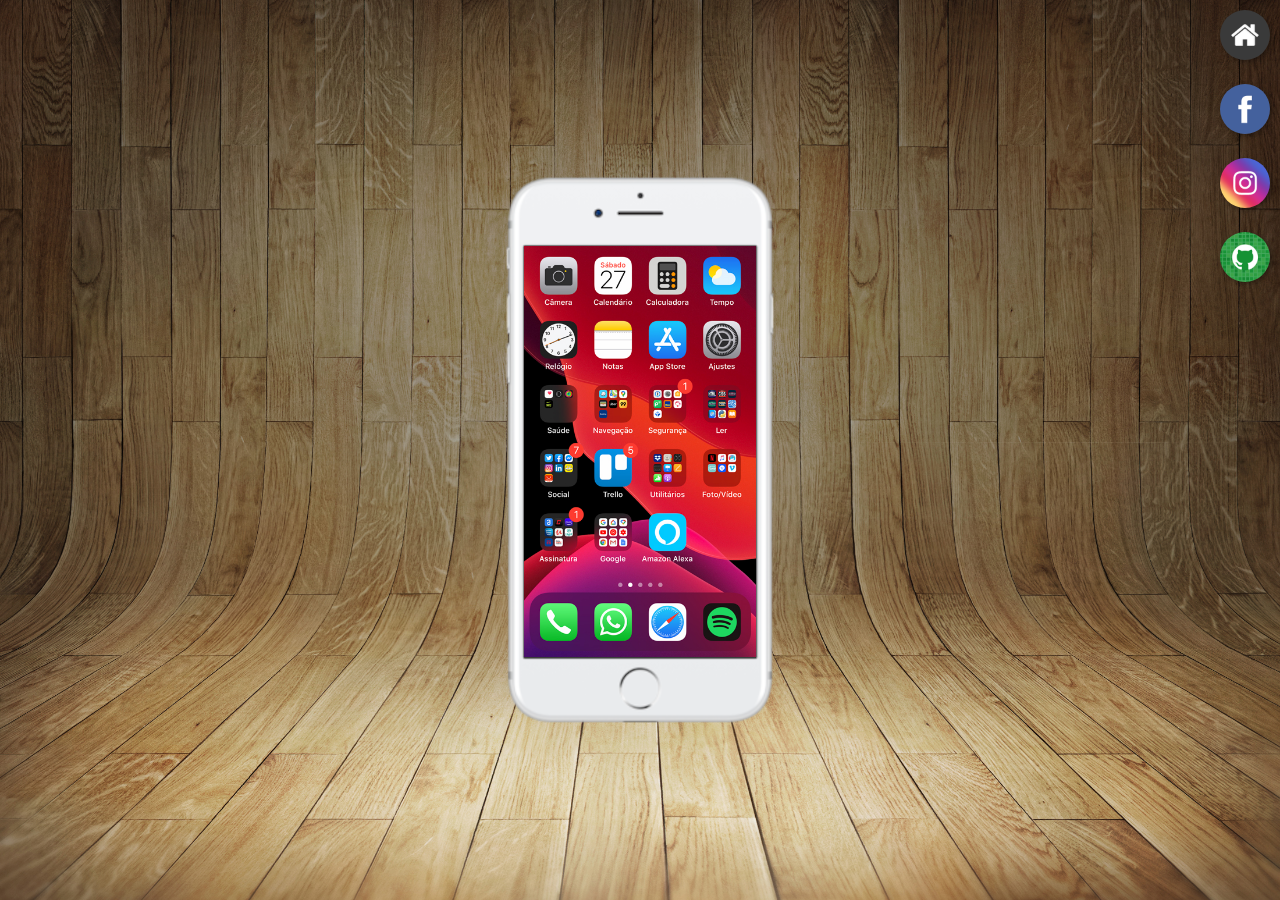
<file: index.html>
<!DOCTYPE html>
<html lang="pt-br">
<head>
    <meta charset="UTF-8">
    <meta name="viewport" content="width=device-width, initial-scale=1.0">
    <link rel="shortcut icon" href="favicon.ico" type="image/x-icon">
    <link rel="stylesheet" href="estilos/style.css">
    <title>Projeto Redes Sociais</title>
</head>
<body>
    <main>
        <section id="telefone">
            <iframe src="home.html" name="tela" id="tela" frameborder="0">
                Seu navegador não é compatível com isso
            </iframe>
        </section>
        <section id="redes-sociais">
            <a href="home.html" target="tela"><img src="imagens/logo-home.jpg" alt=""></a><br>
            <a href="facebook.html" target="tela"><img src="imagens/logo-facebook.jpg" alt=""></a><br>
            <a href="instagram.html" target="tela"><img src="imagens/logo-instagram.jpg" alt=""></a><br>
            <a href="github.html" target="tela"><img src="imagens/logo-github.jpg" alt=""></a>
        </section>
    </main>
</body>
</html>
</file>
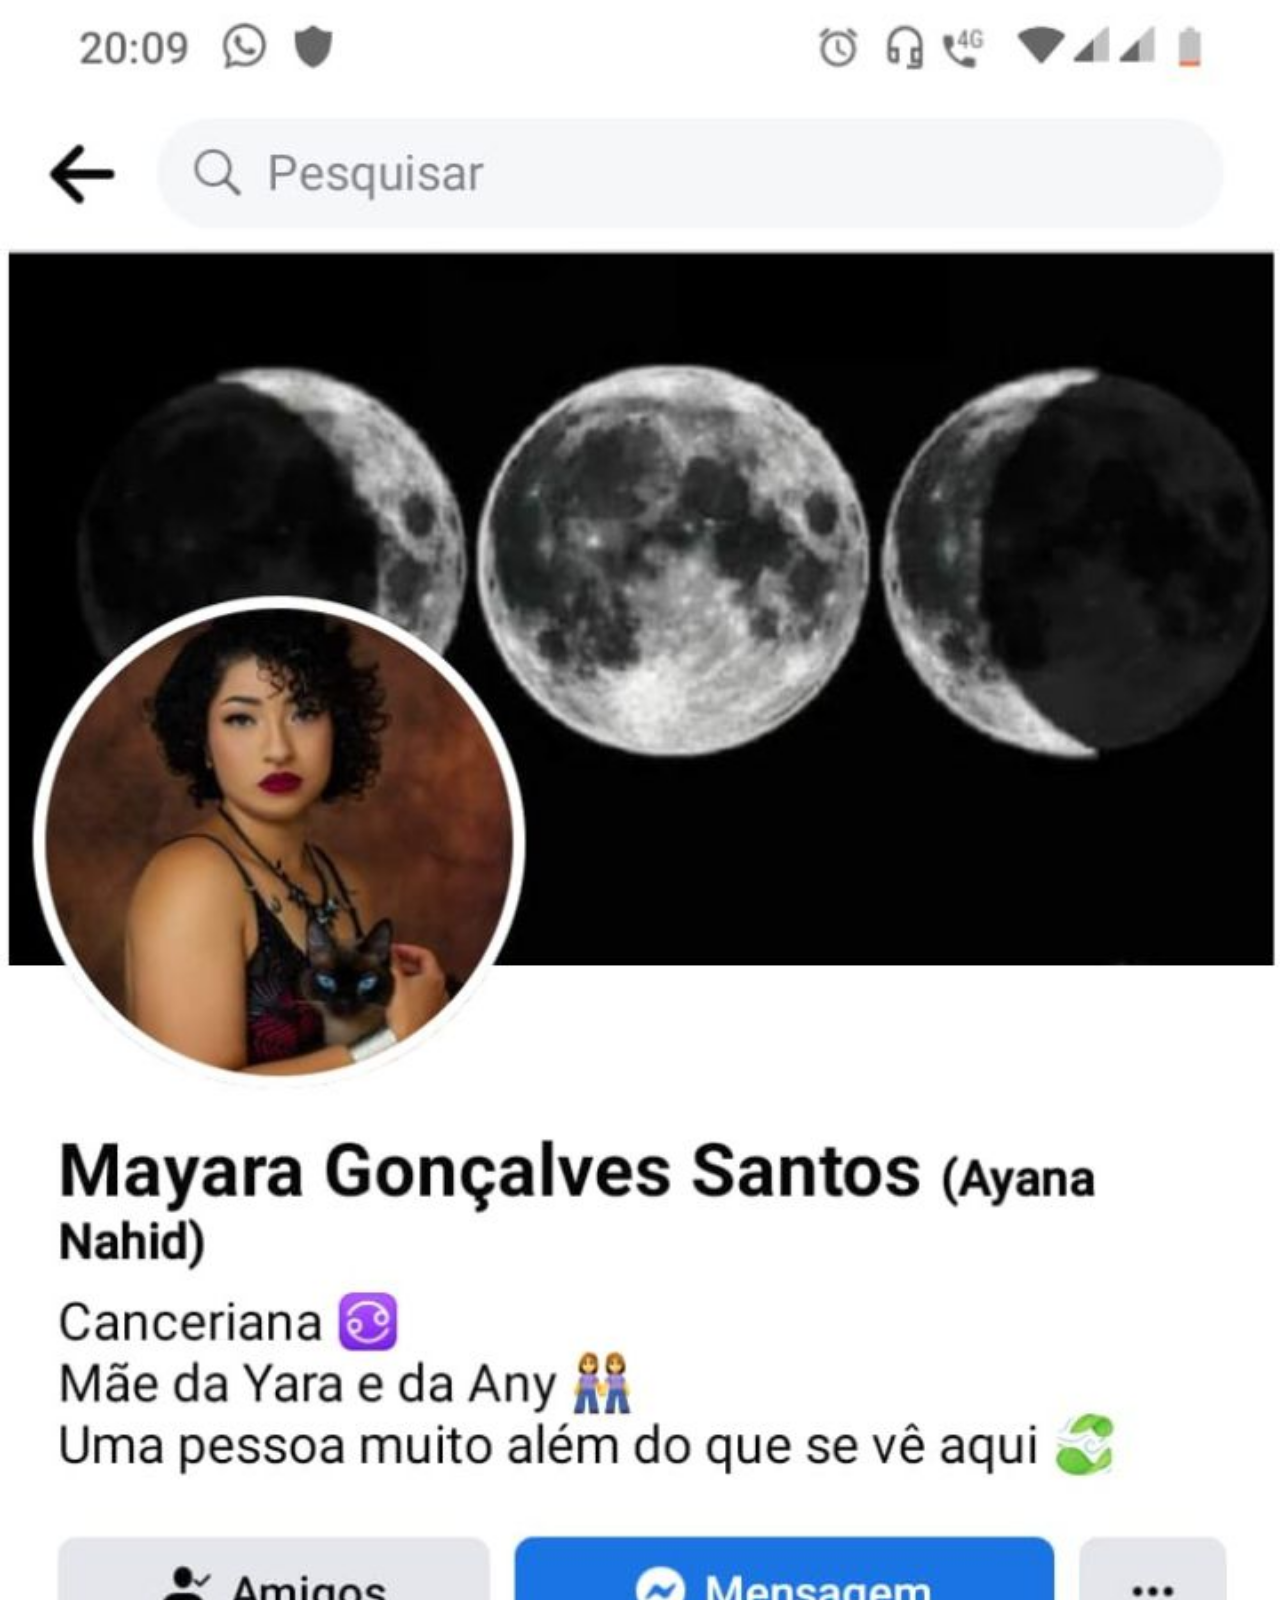
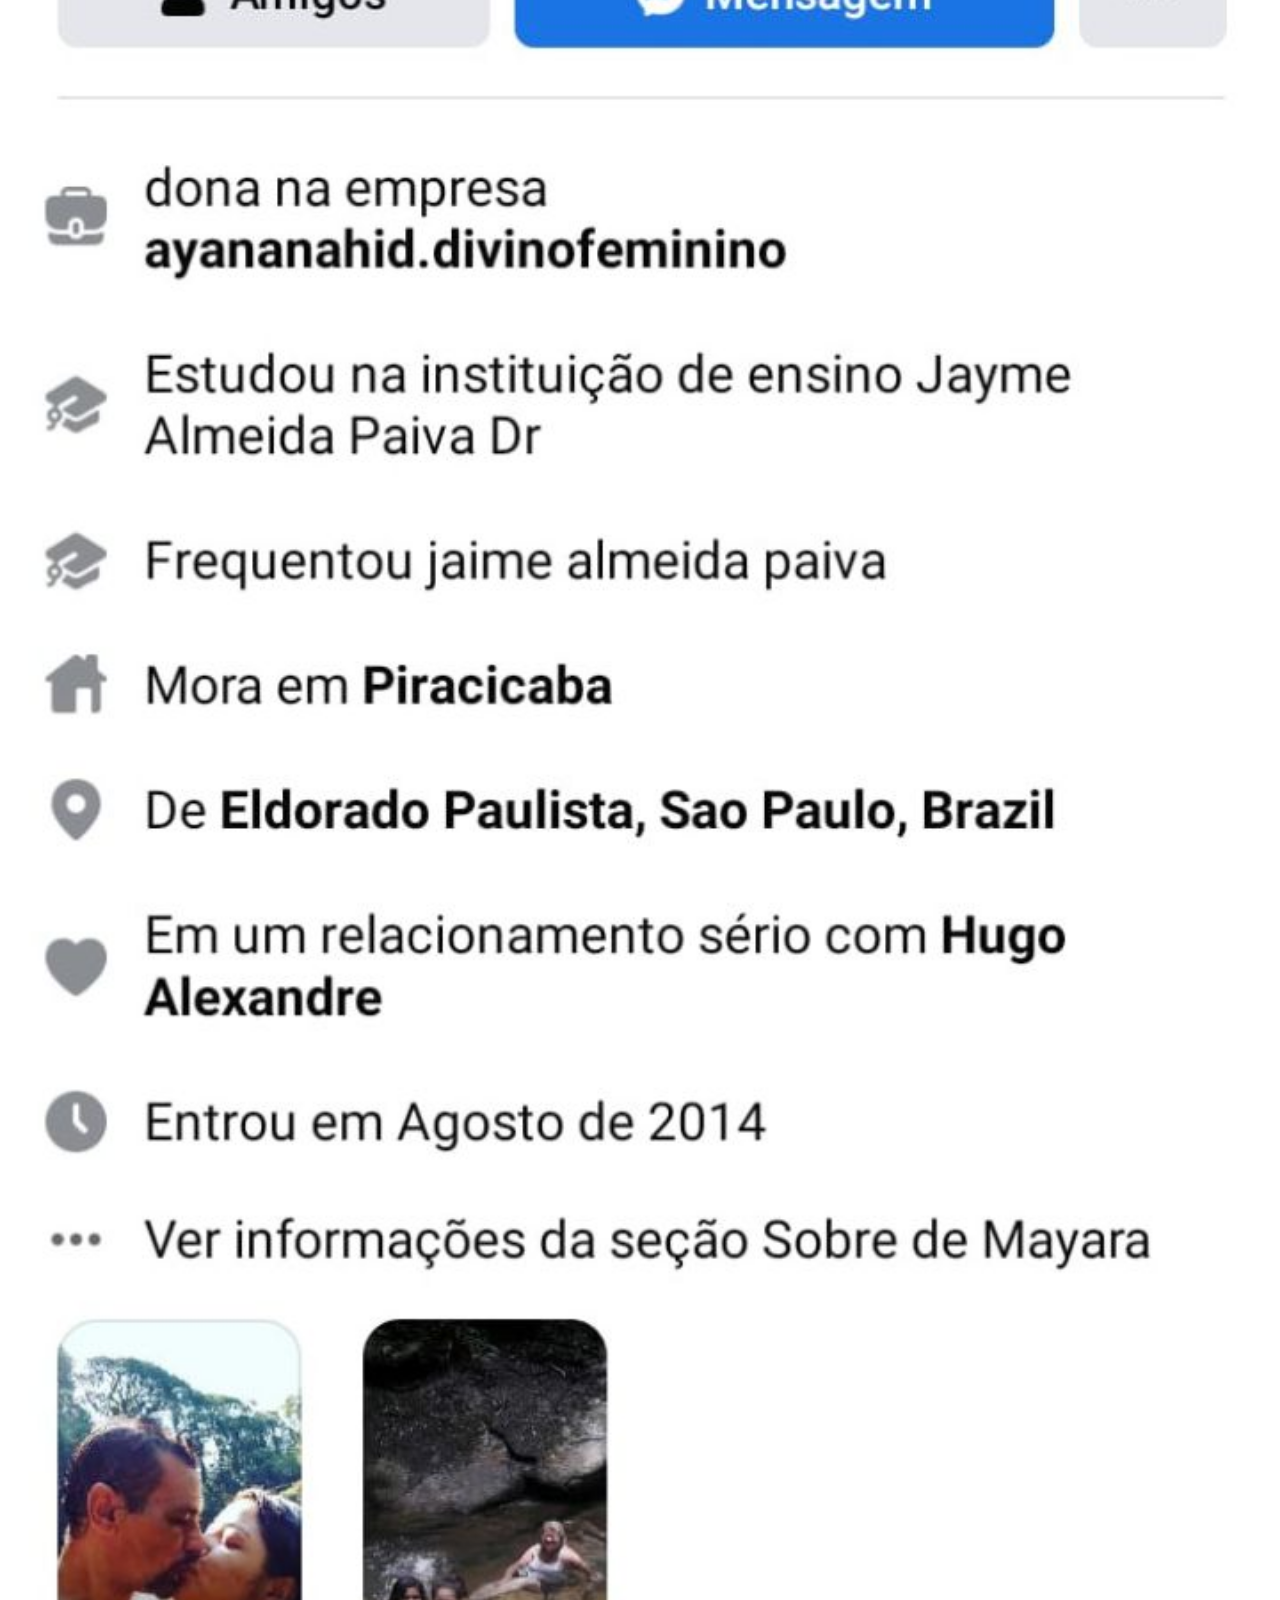
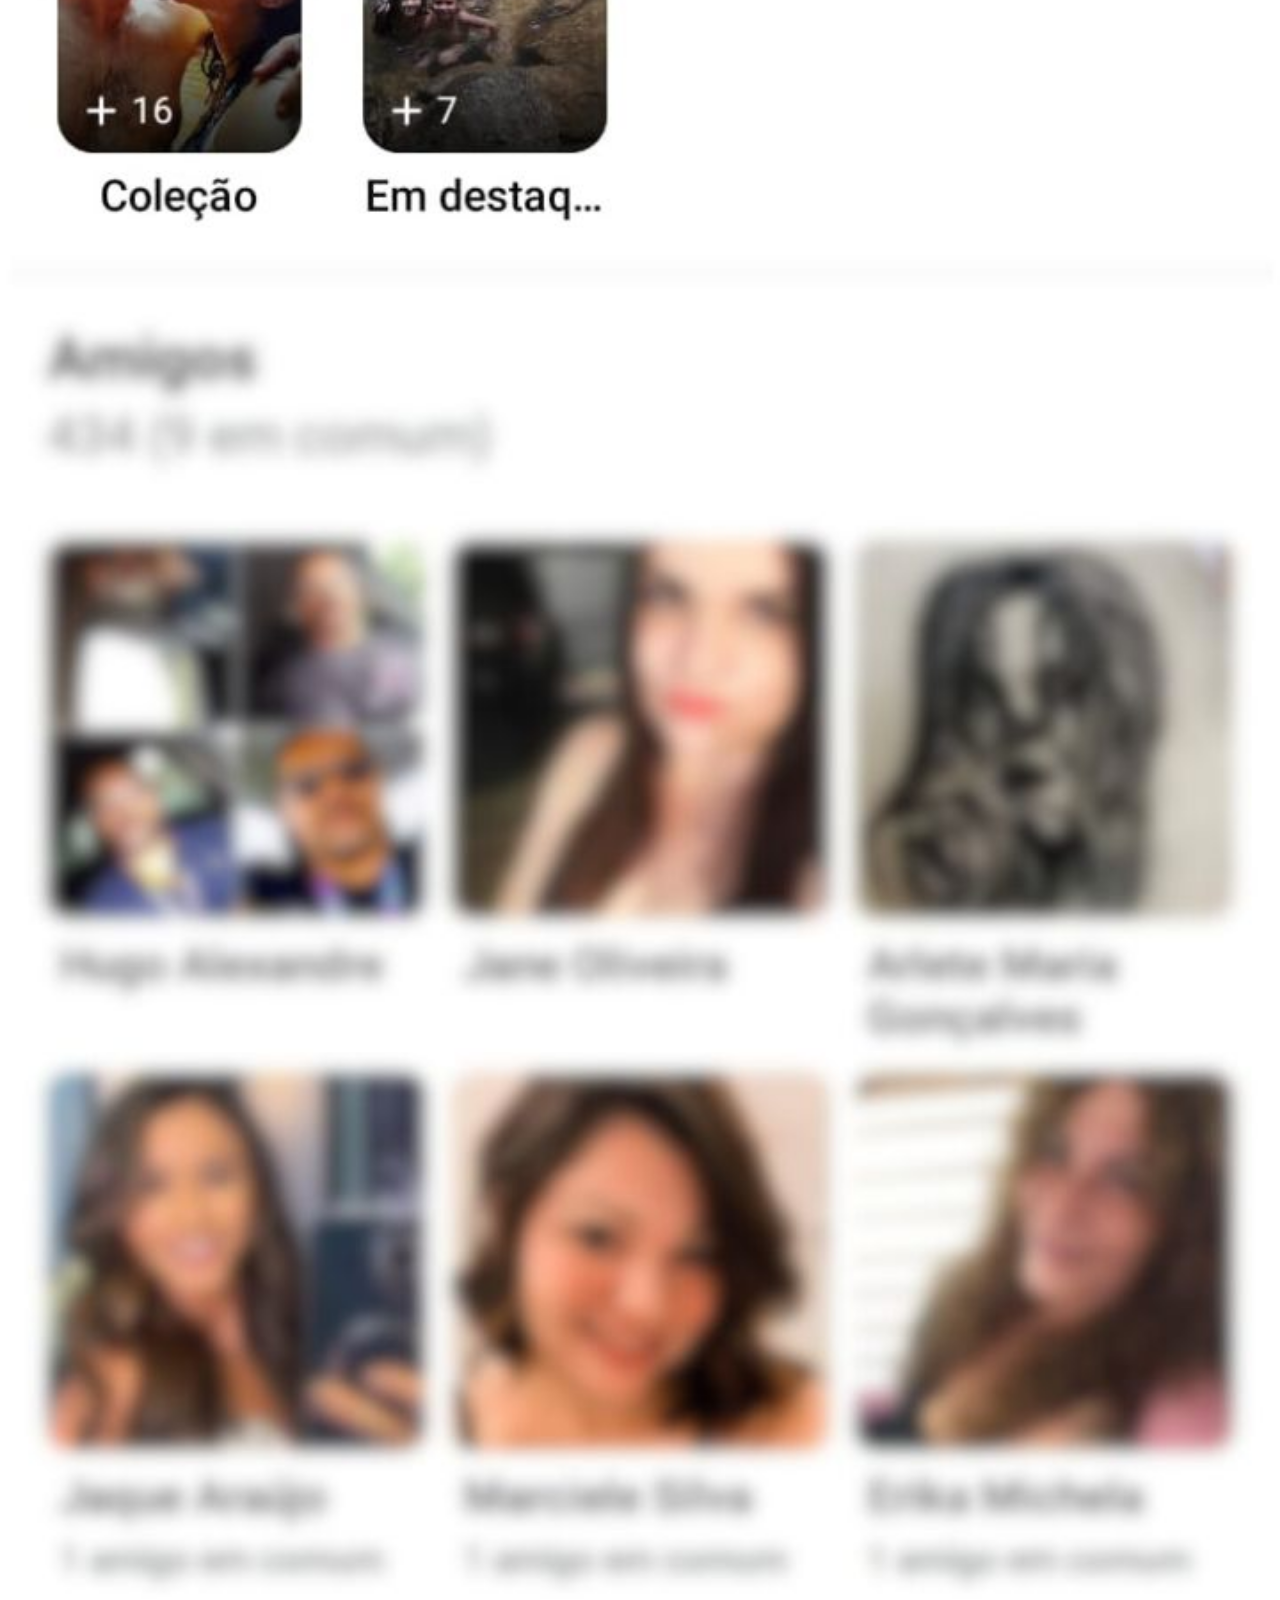
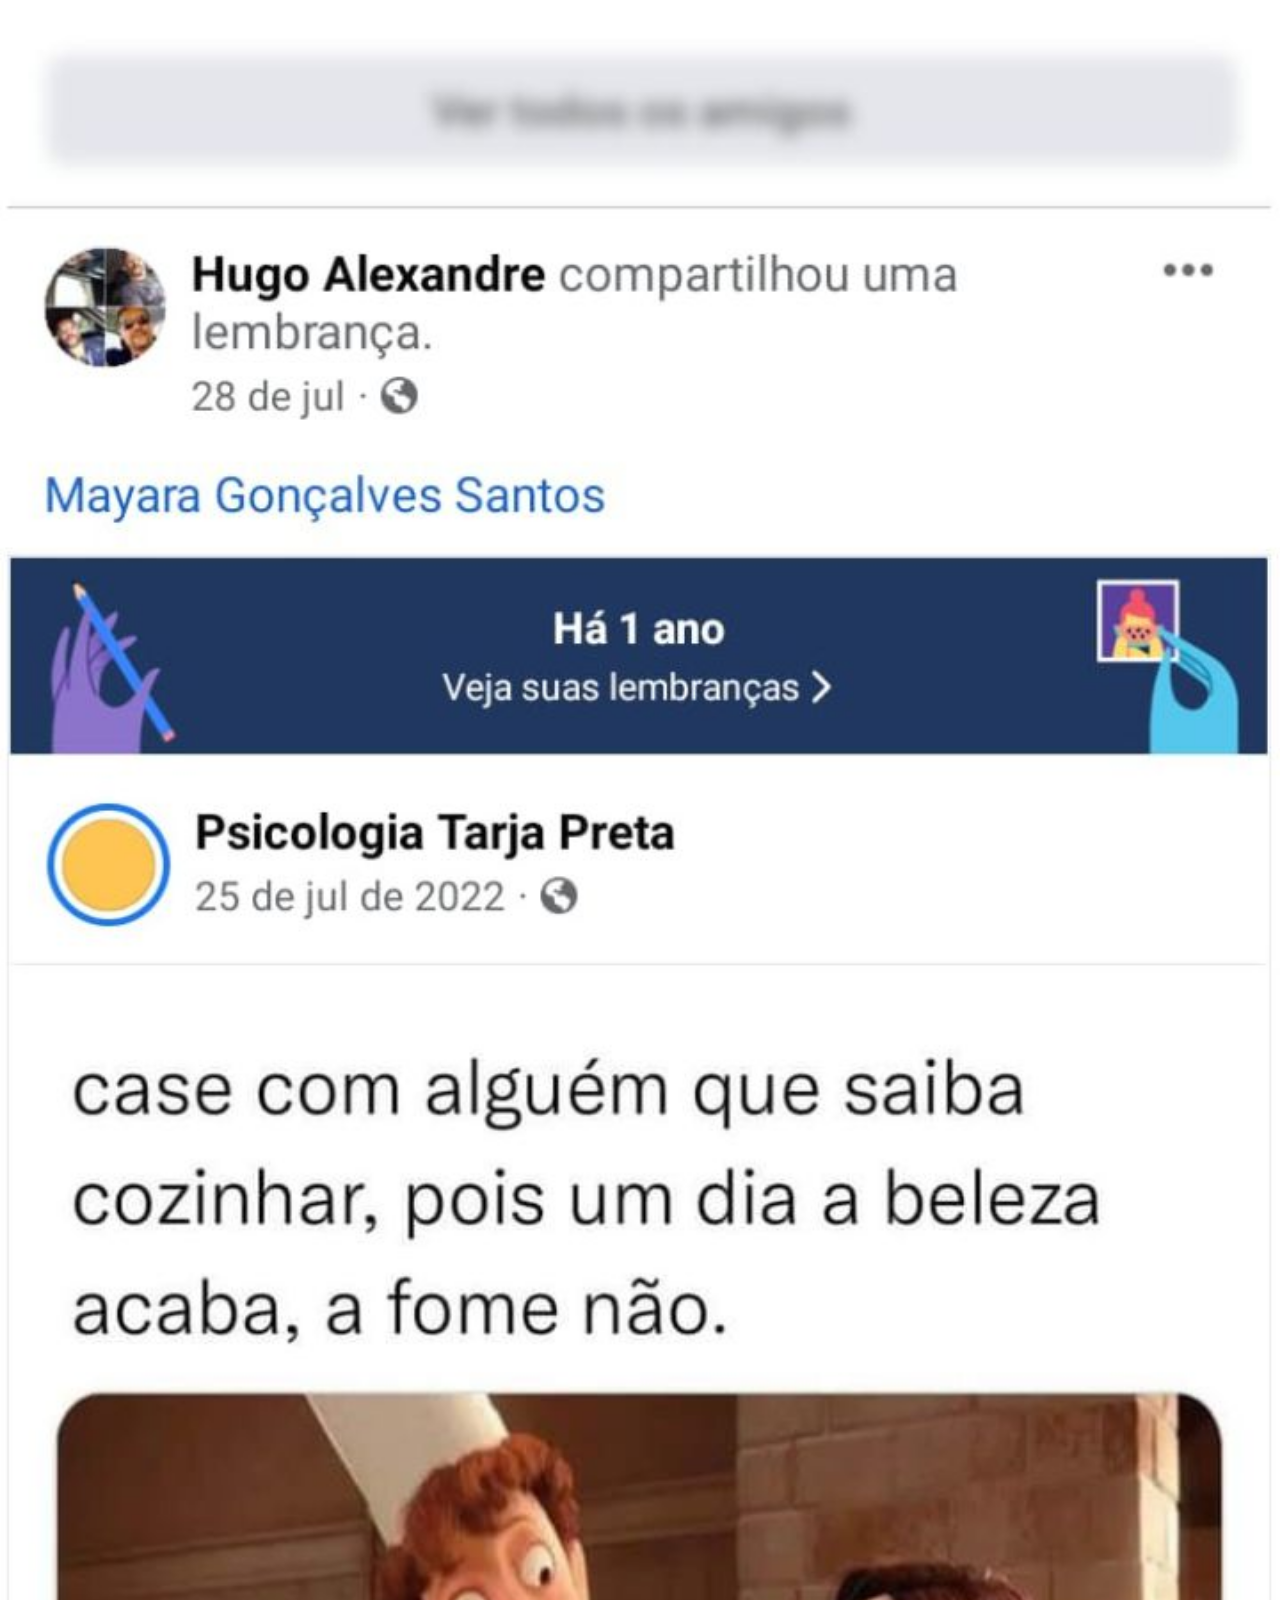
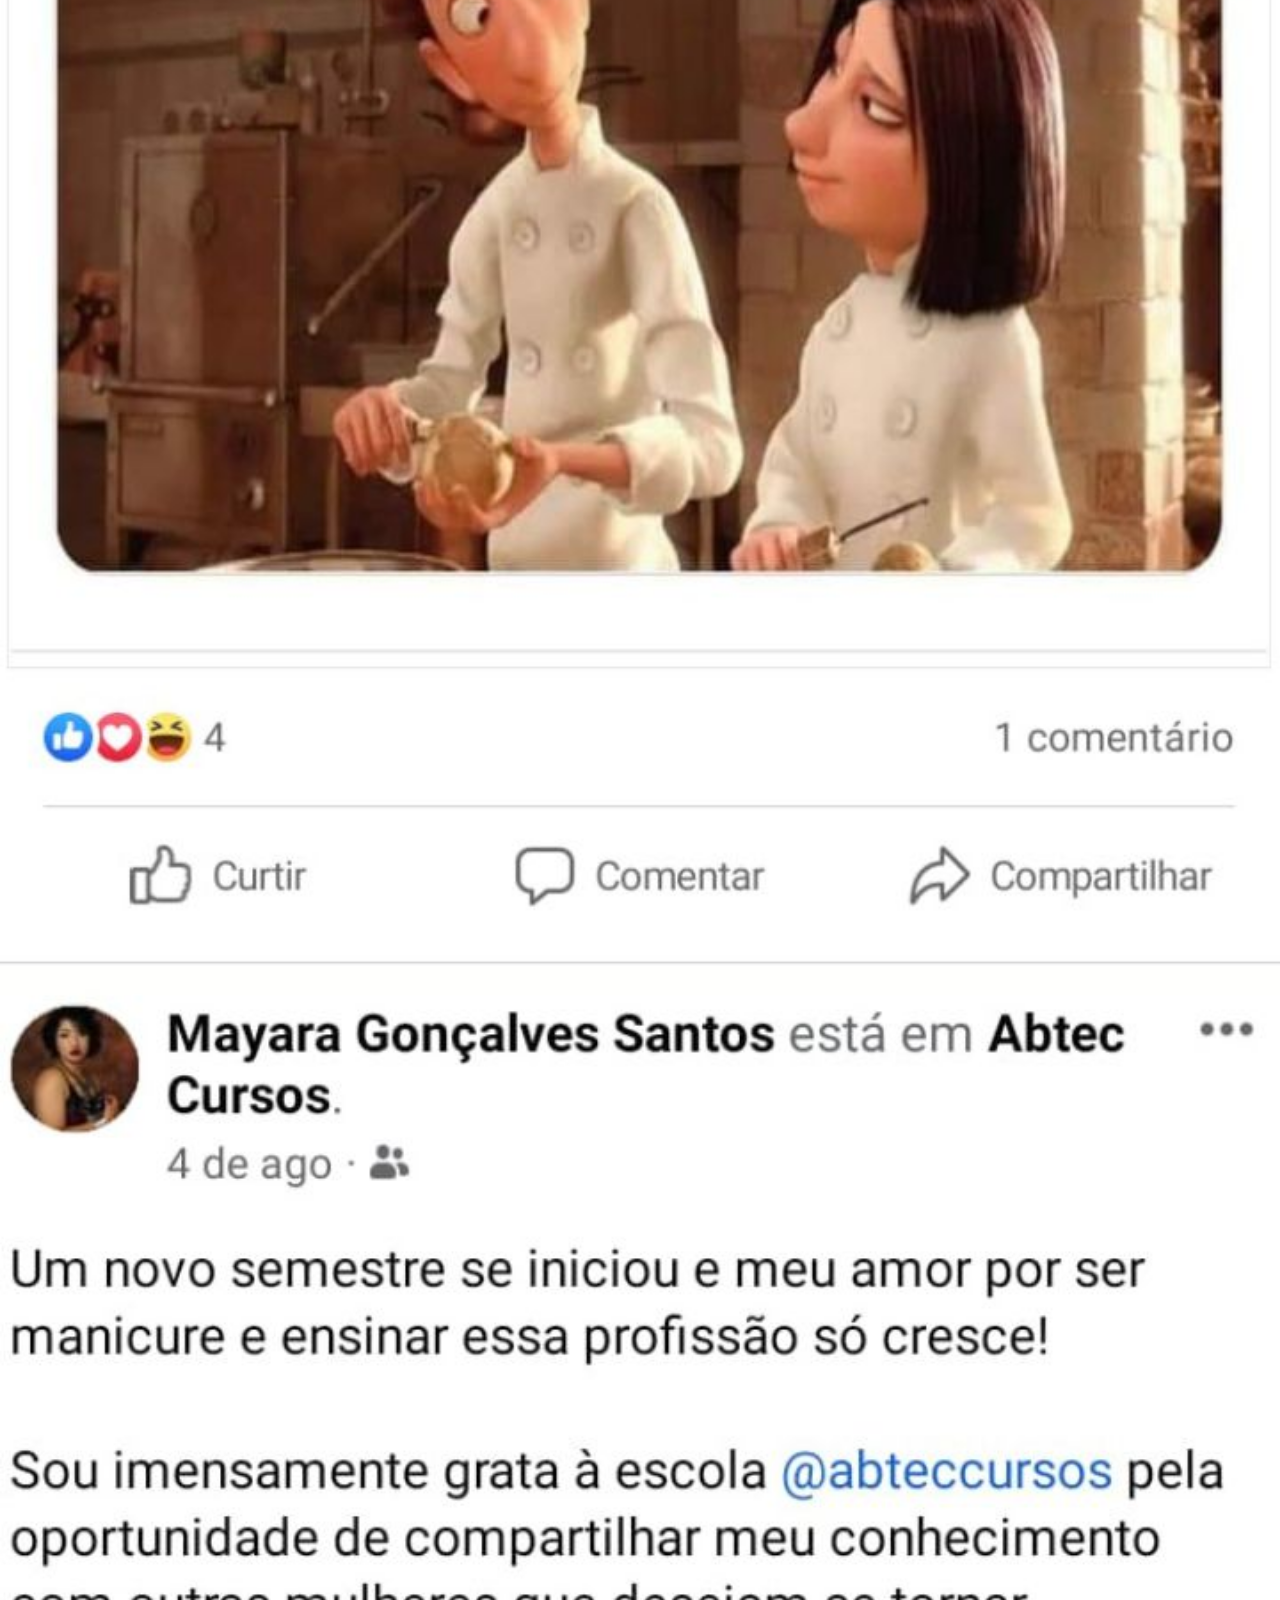
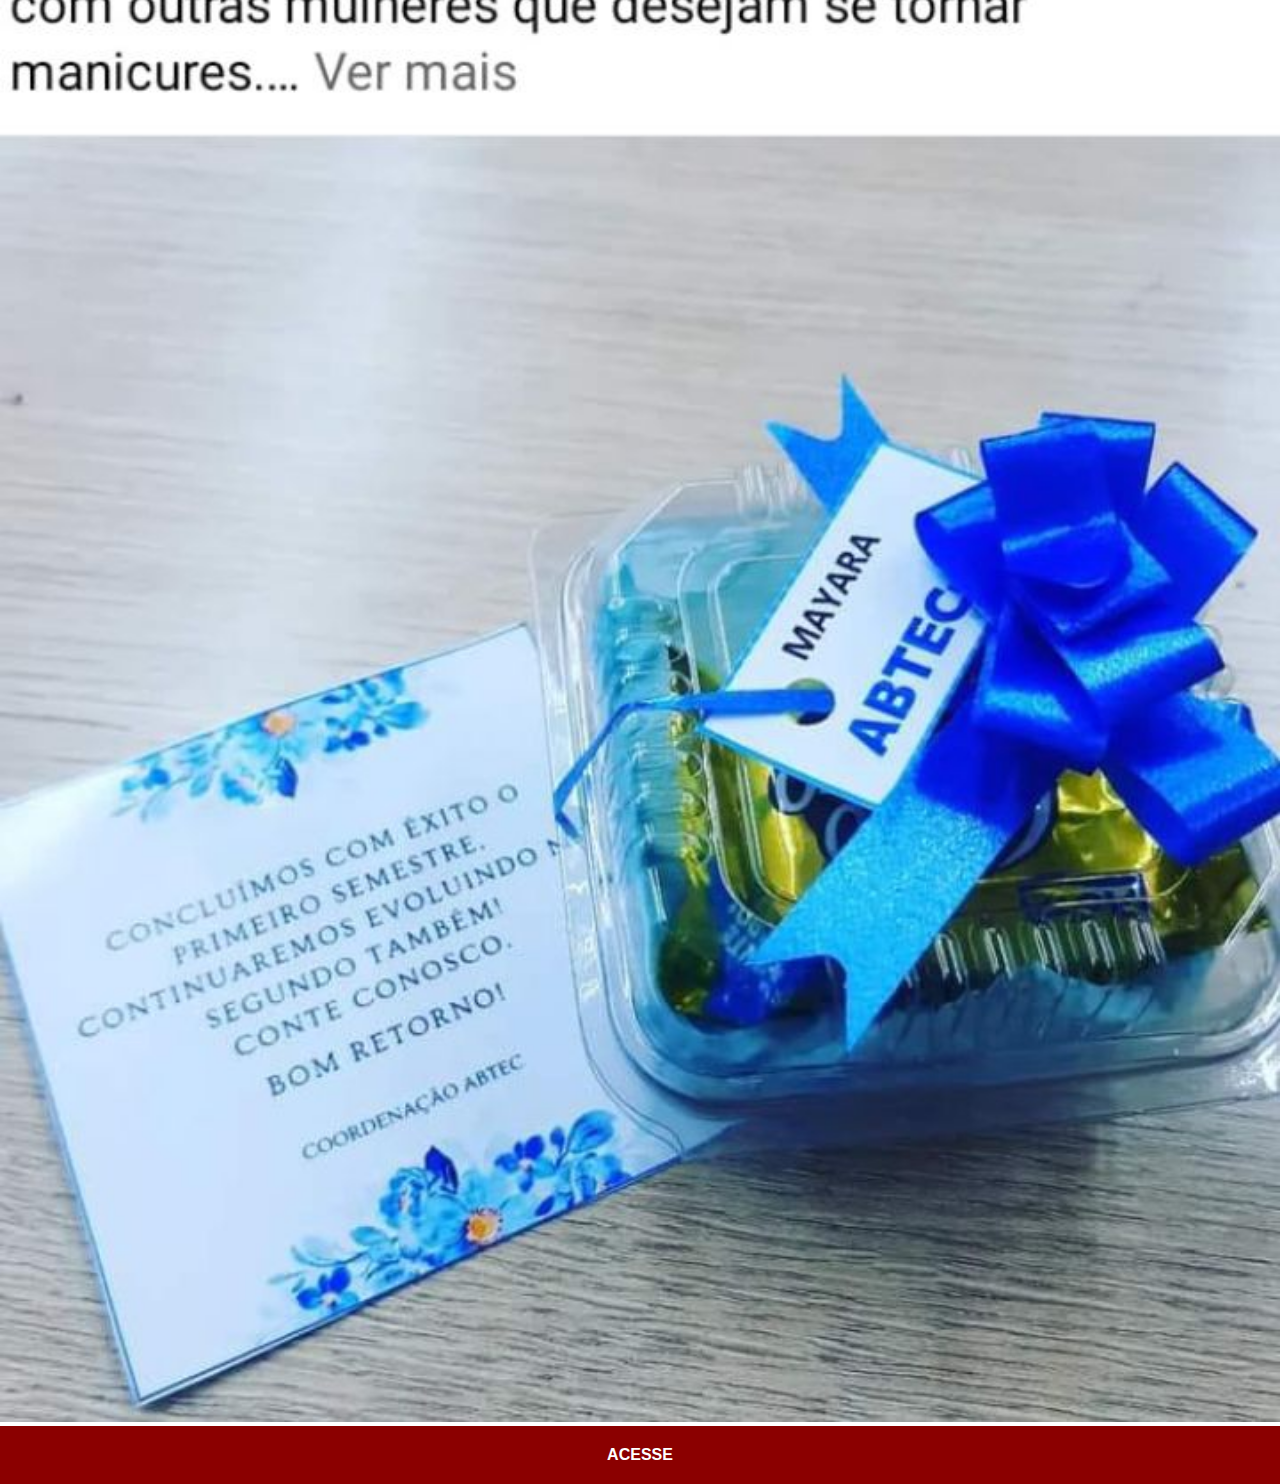
<file: facebook.html>
<!DOCTYPE html>
<html lang="pt-br">
<head>
    <meta charset="UTF-8">
    <meta name="viewport" content="width=device-width, initial-scale=1.0">
    <link rel="stylesheet" href="estilos/social.css">
    <title>Facebook</title>
   
</head>
<body>
    <img src="imagens/facebook-may.jpg" alt="facebook">
    <a href="https://www.facebook.com/profile.php?viewas=100000686899395&id=100005267357759" target="_blank">ACESSE</a>
</body>
</html>
</file>
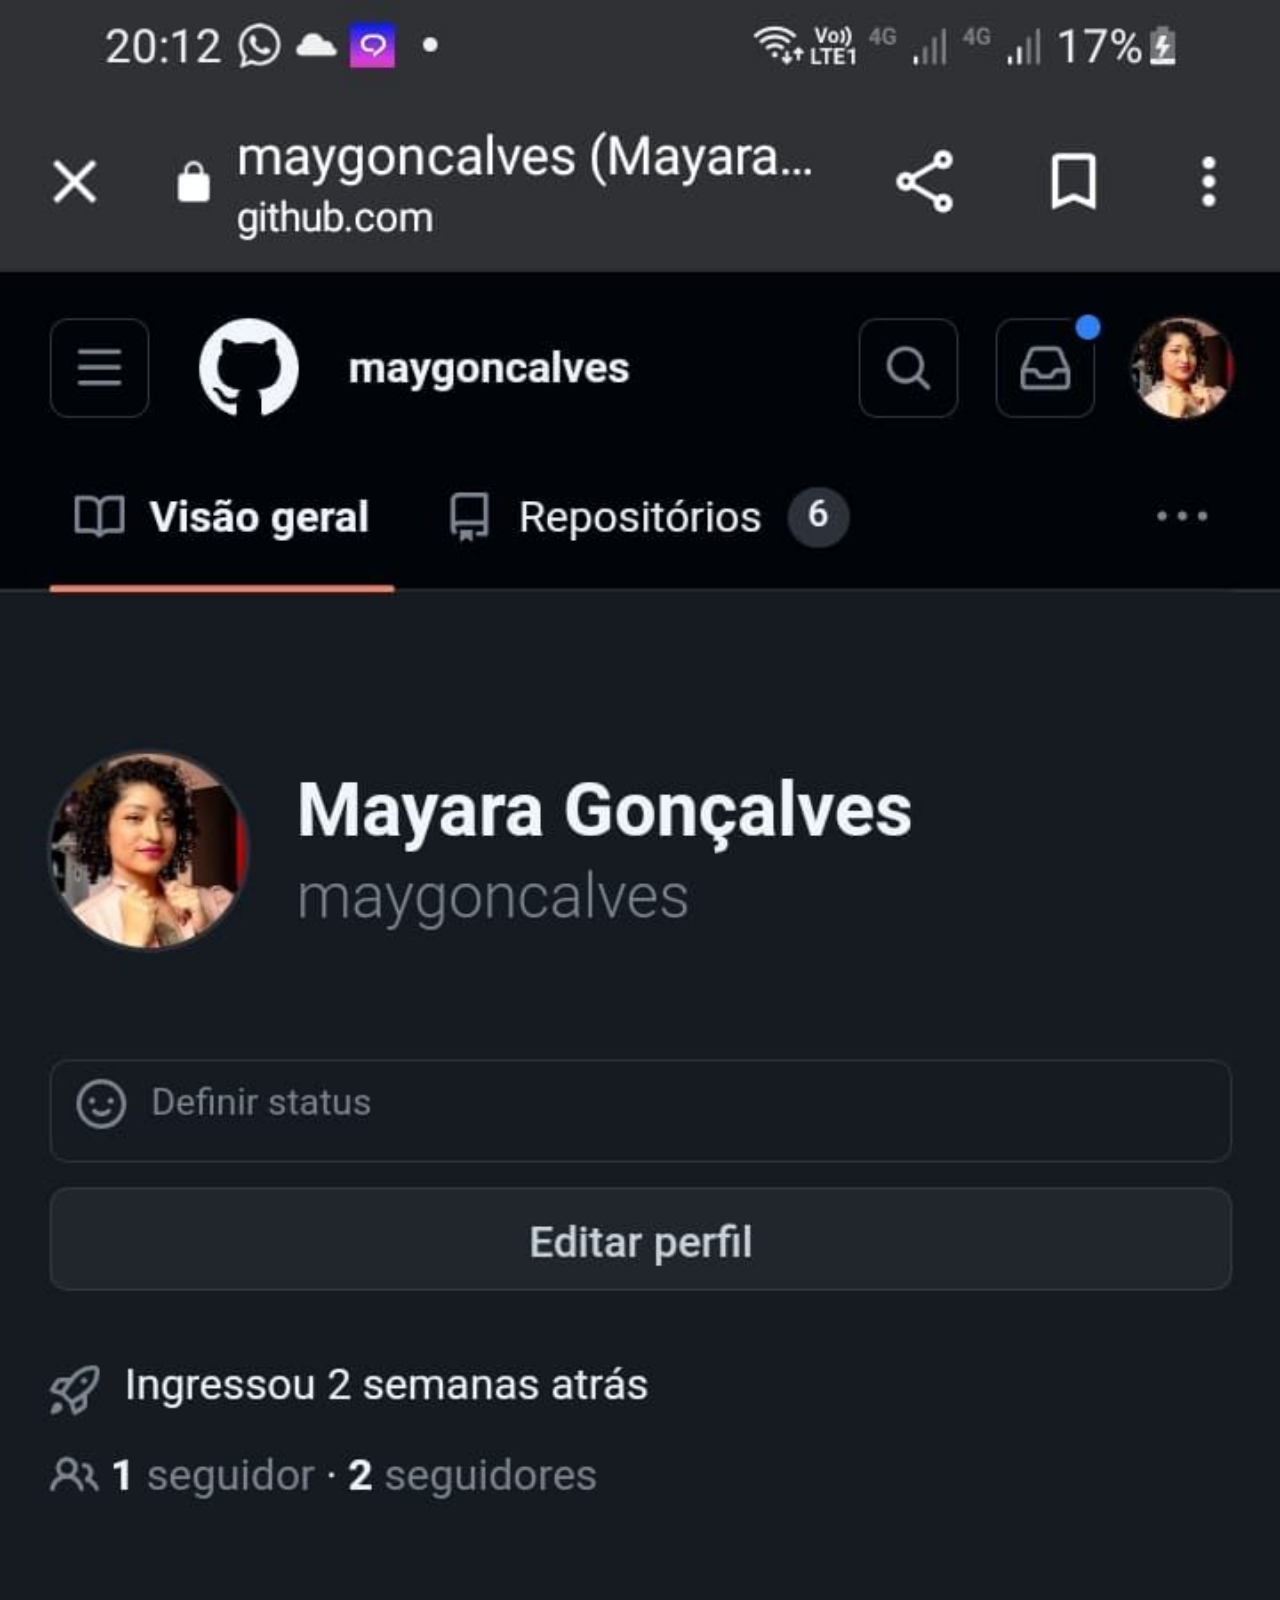
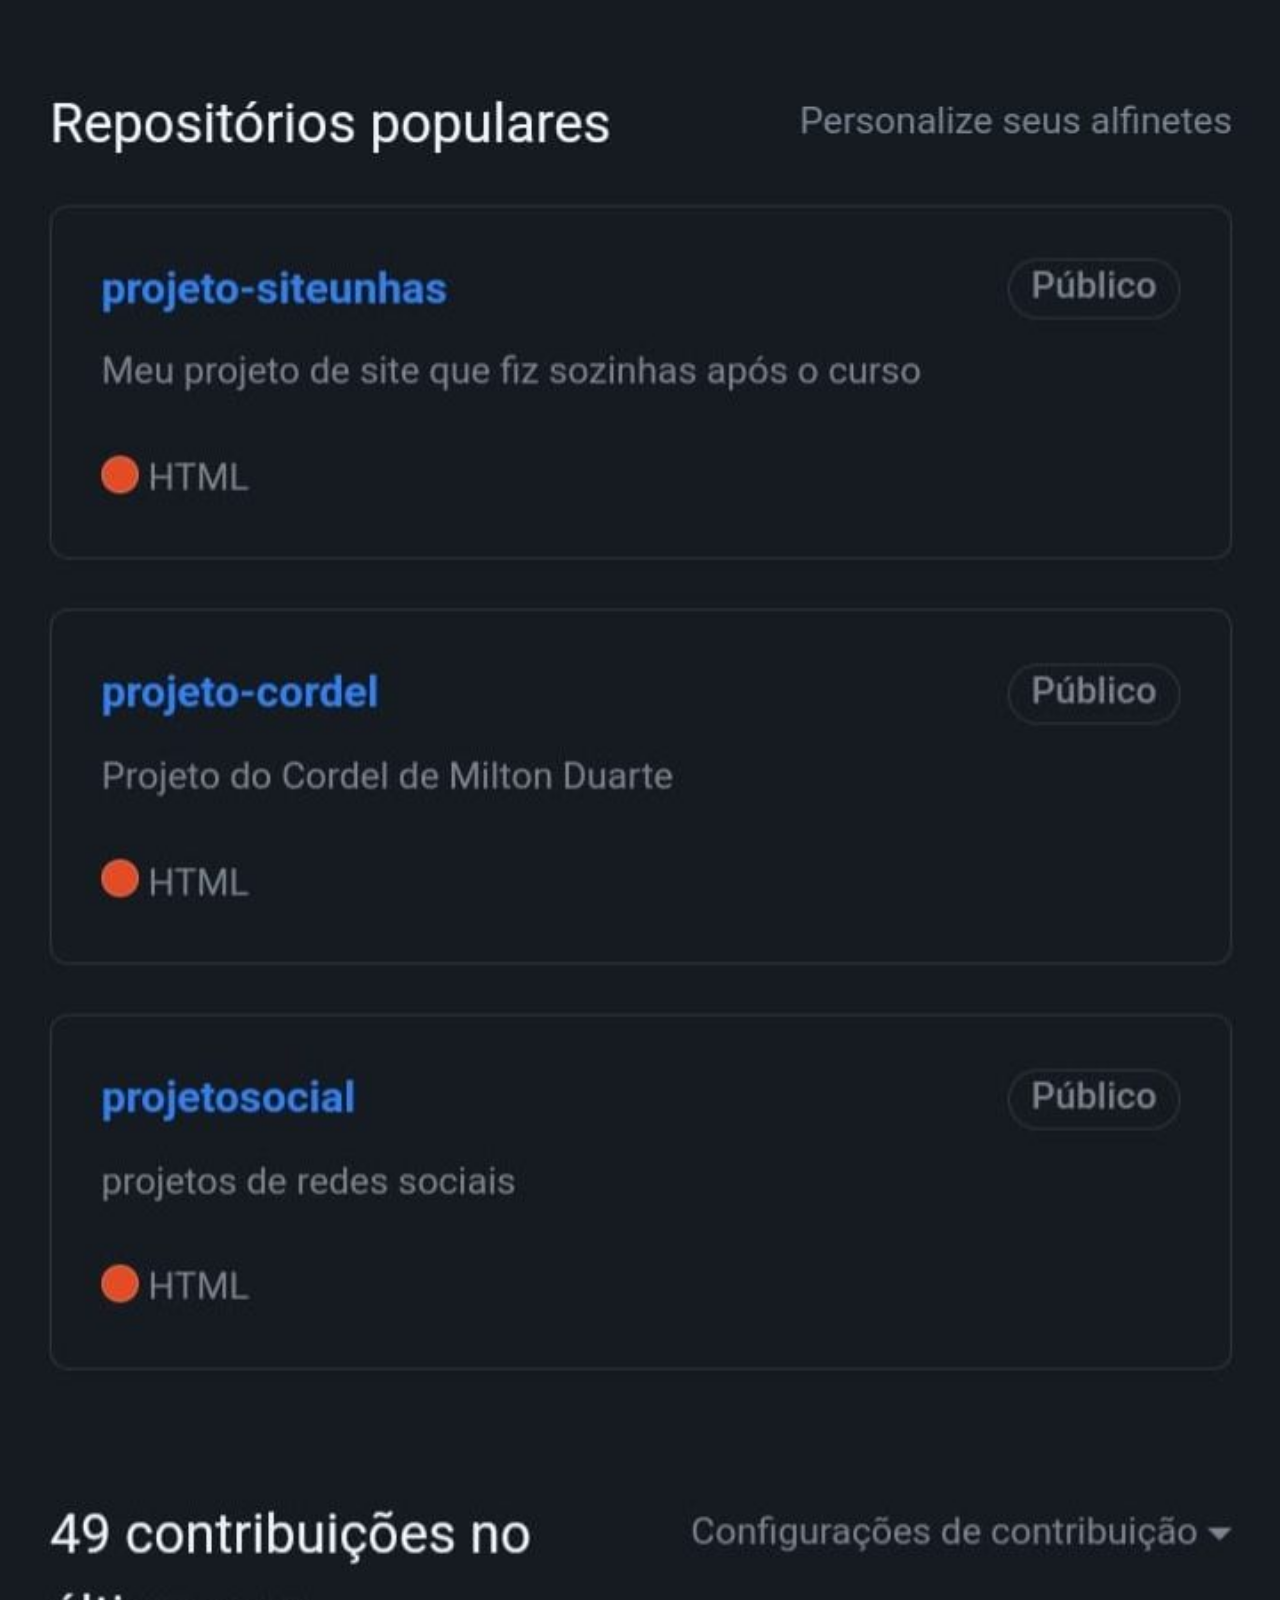
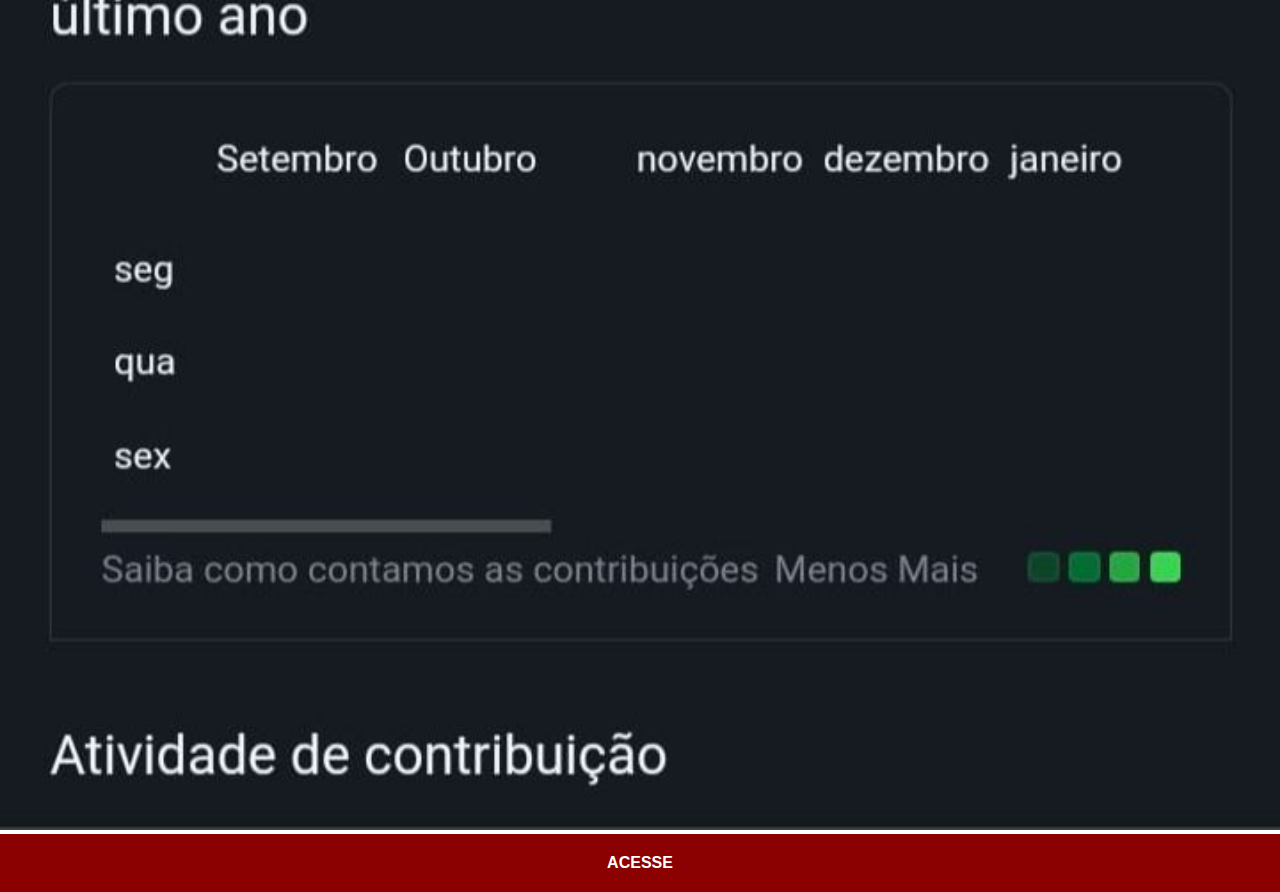
<file: github.html>
<!DOCTYPE html>
<html lang="pt-br">
<head>
    <meta charset="UTF-8">
    <meta name="viewport" content="width=device-width, initial-scale=1.0">
    <title>Github</title>
    <link rel="stylesheet" href="estilos/social.css">
</head>
<body>
    <img src="imagens/github-may.jpg" alt="Github">
    <a href="https://github.com/maygoncalves" target="_blank">ACESSE</a>
</body>
</html>
</file>
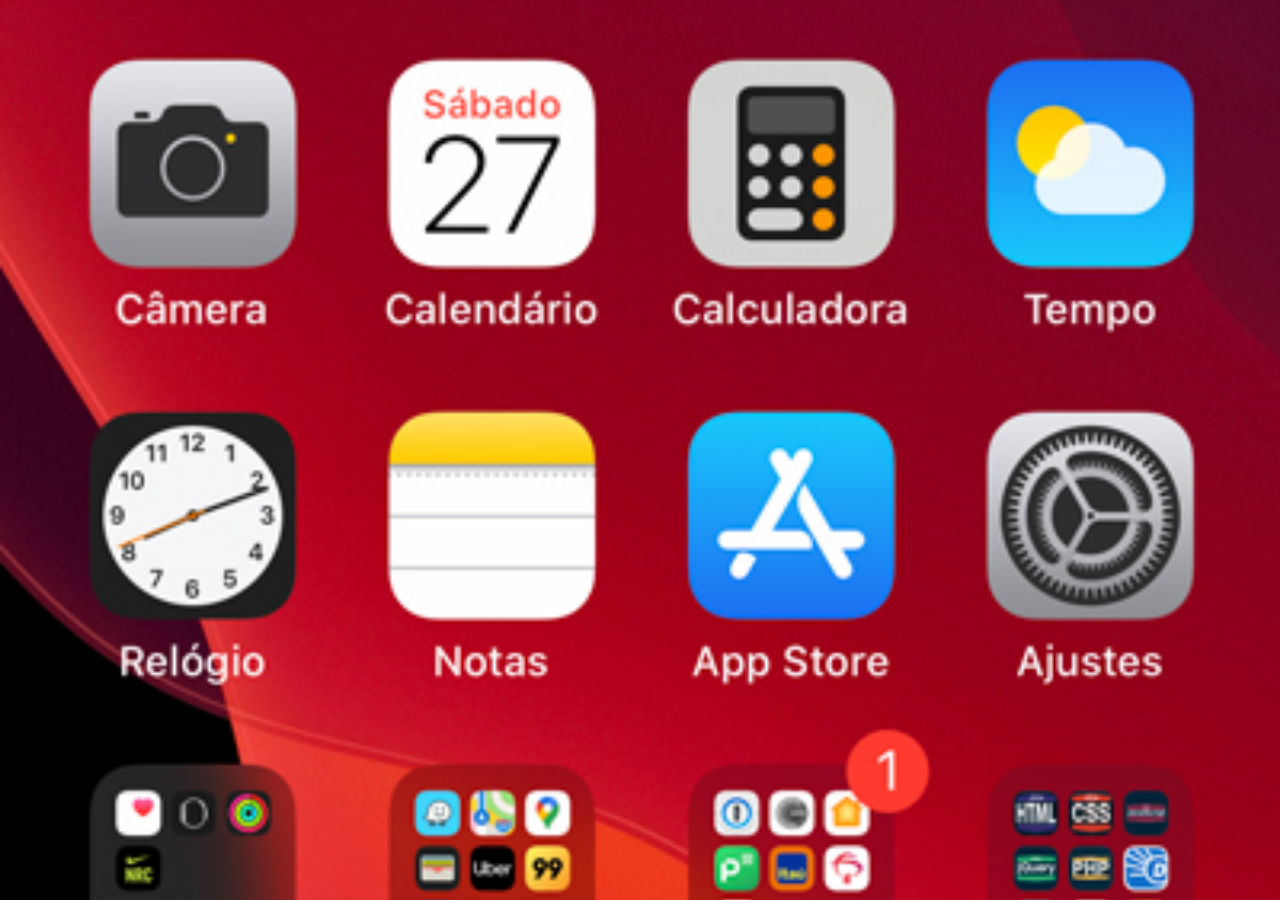
<file: home.html>
<!DOCTYPE html>
<html lang="pt-br">
<head>
    <meta charset="UTF-8">
    <meta name="viewport" content="width=device-width, initial-scale=1.0">
    <title>Home</title>
    <style>
        *{
            margin: 0px;
            padding: 0px;
        }
        body{
            width: 100vw;
            height: 100vh;
            background: black url('imagens/tela-home.jpg') no-repeat top center ;
            background-size: cover;
        }
    </style>
</head>
<body>
    
</body>
</html>
</file>
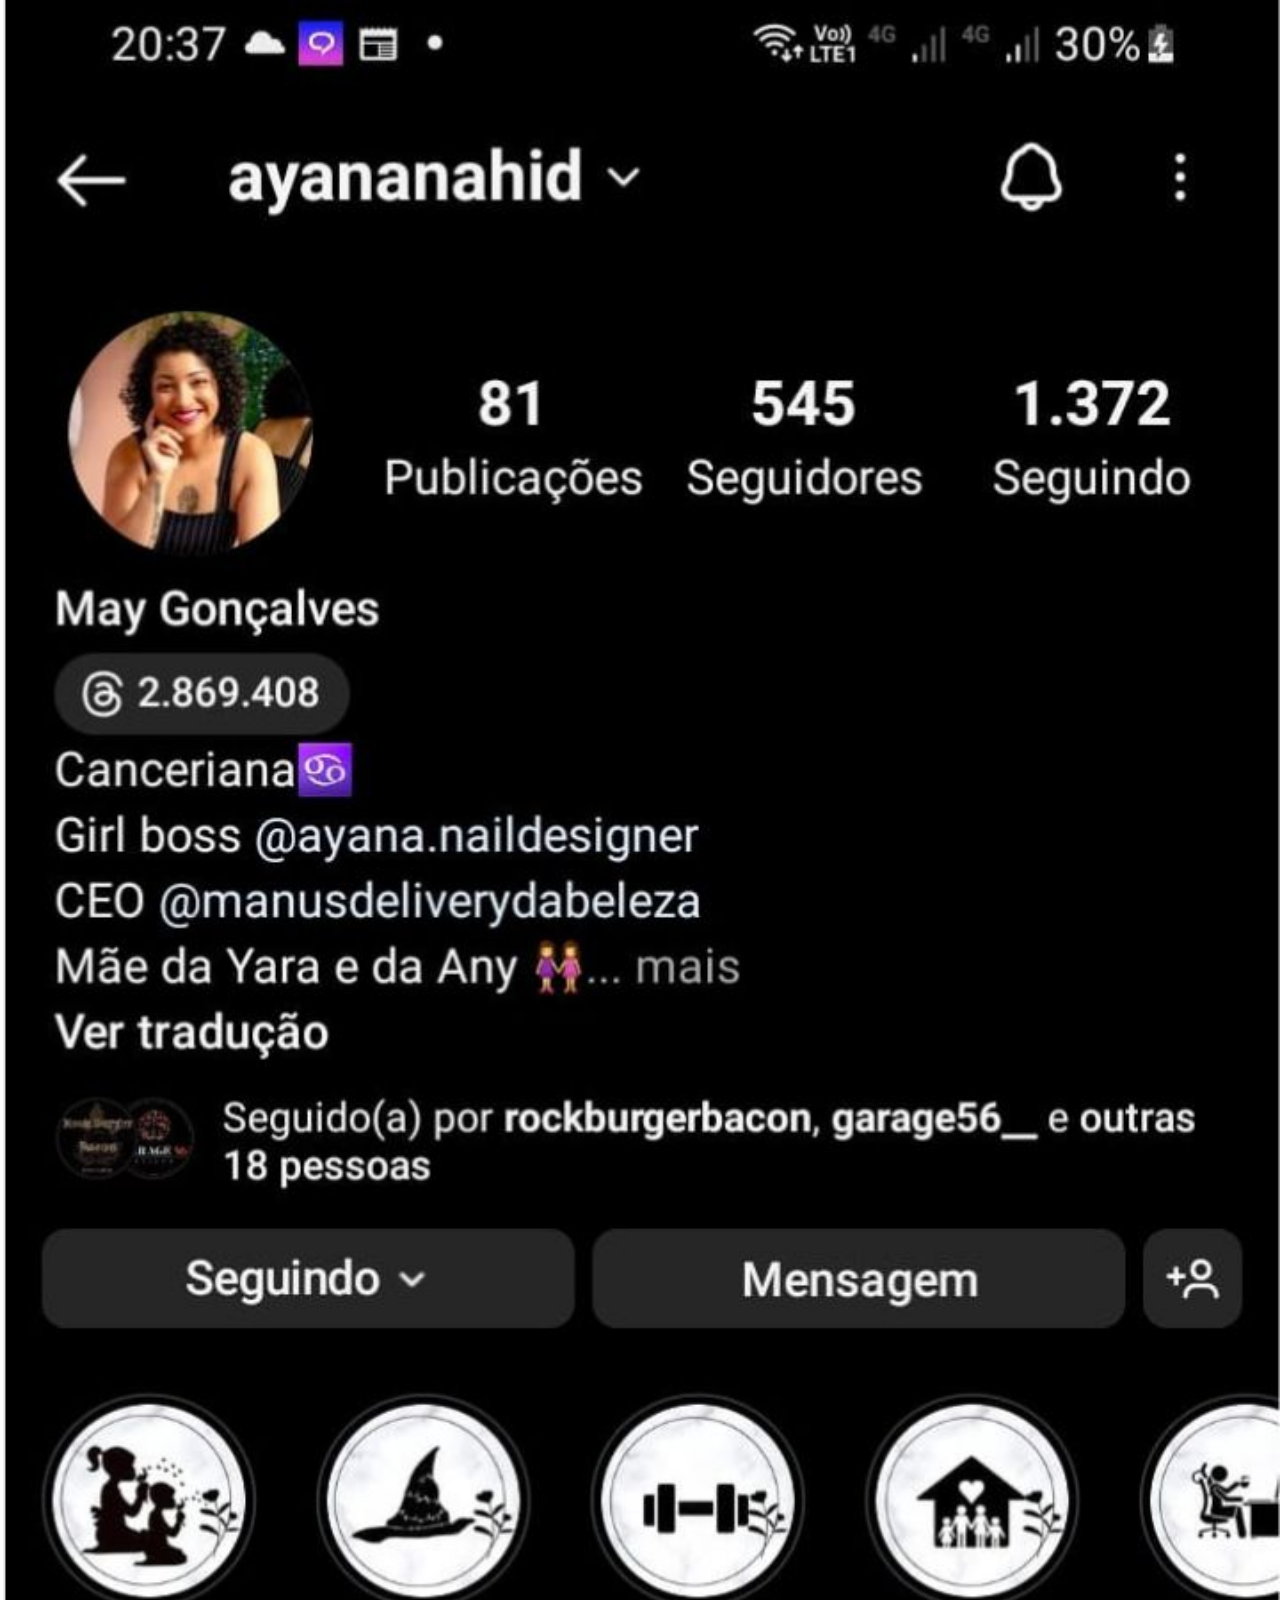
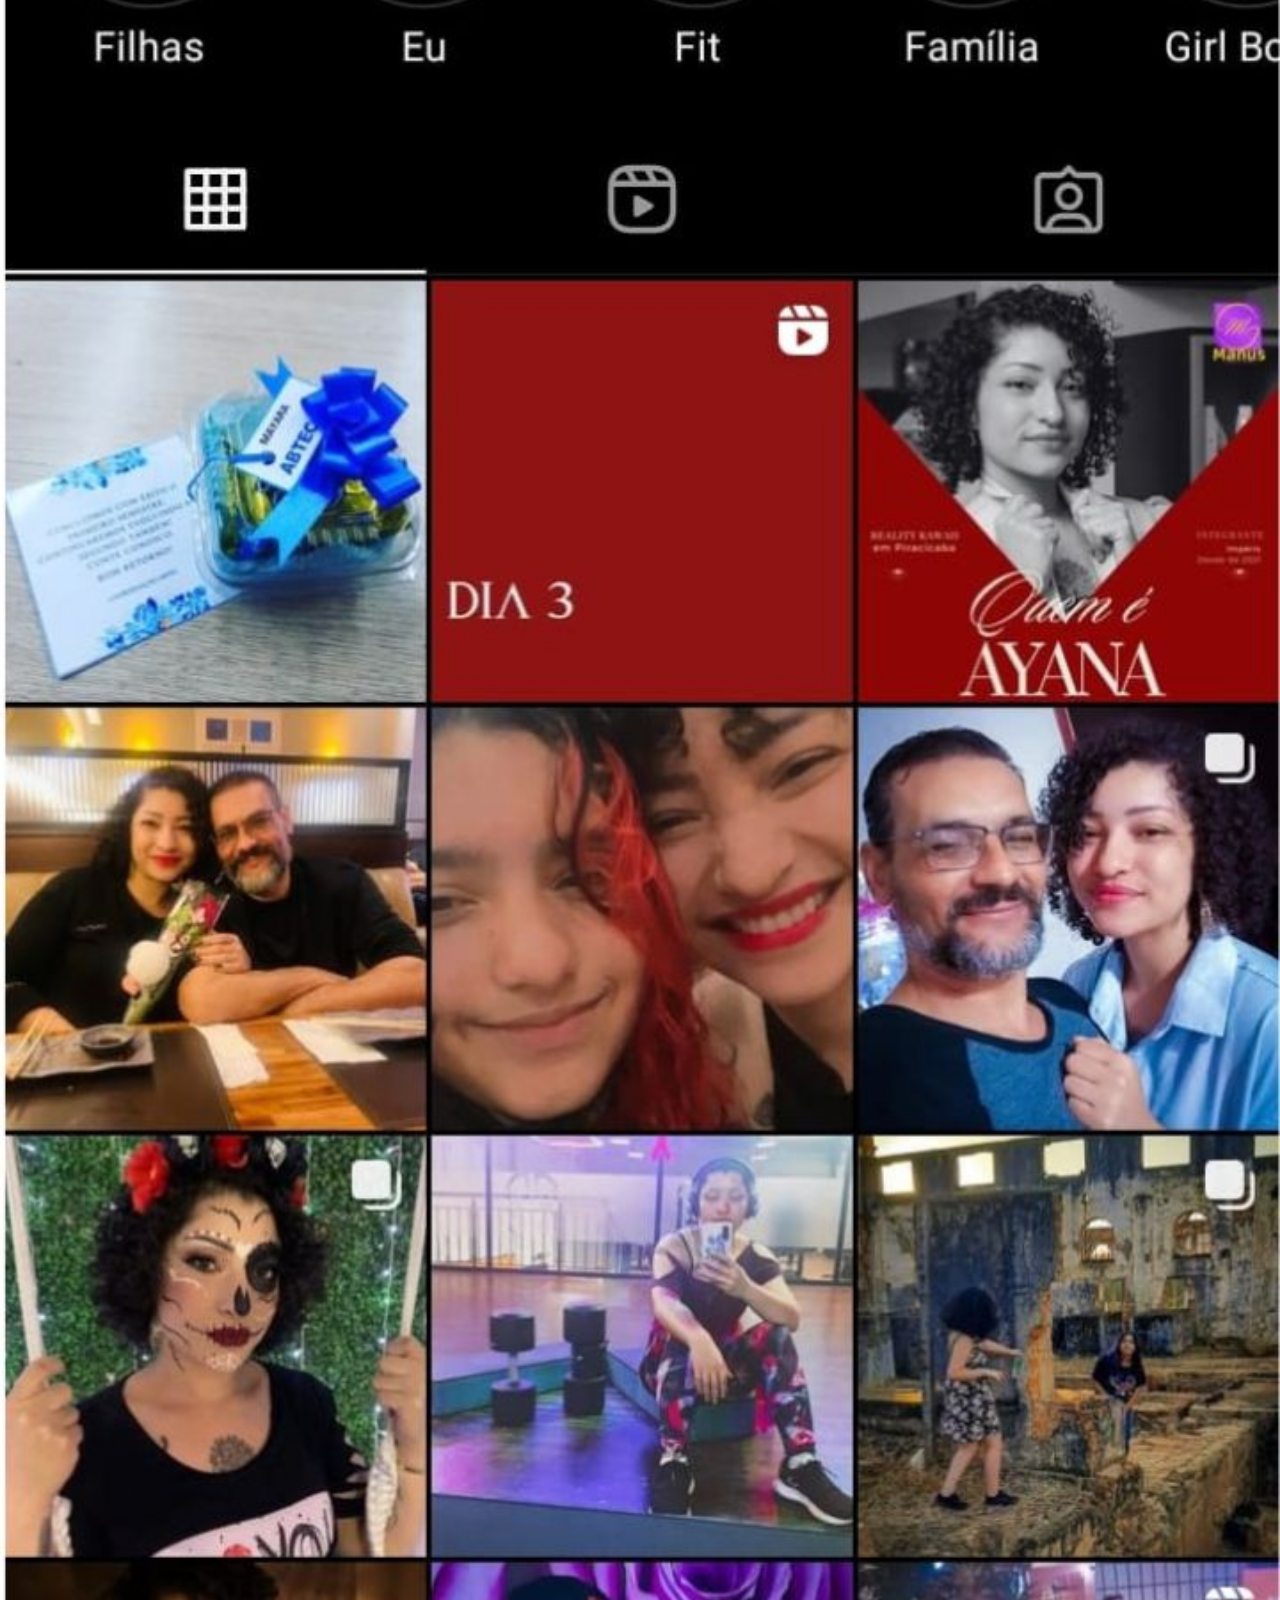
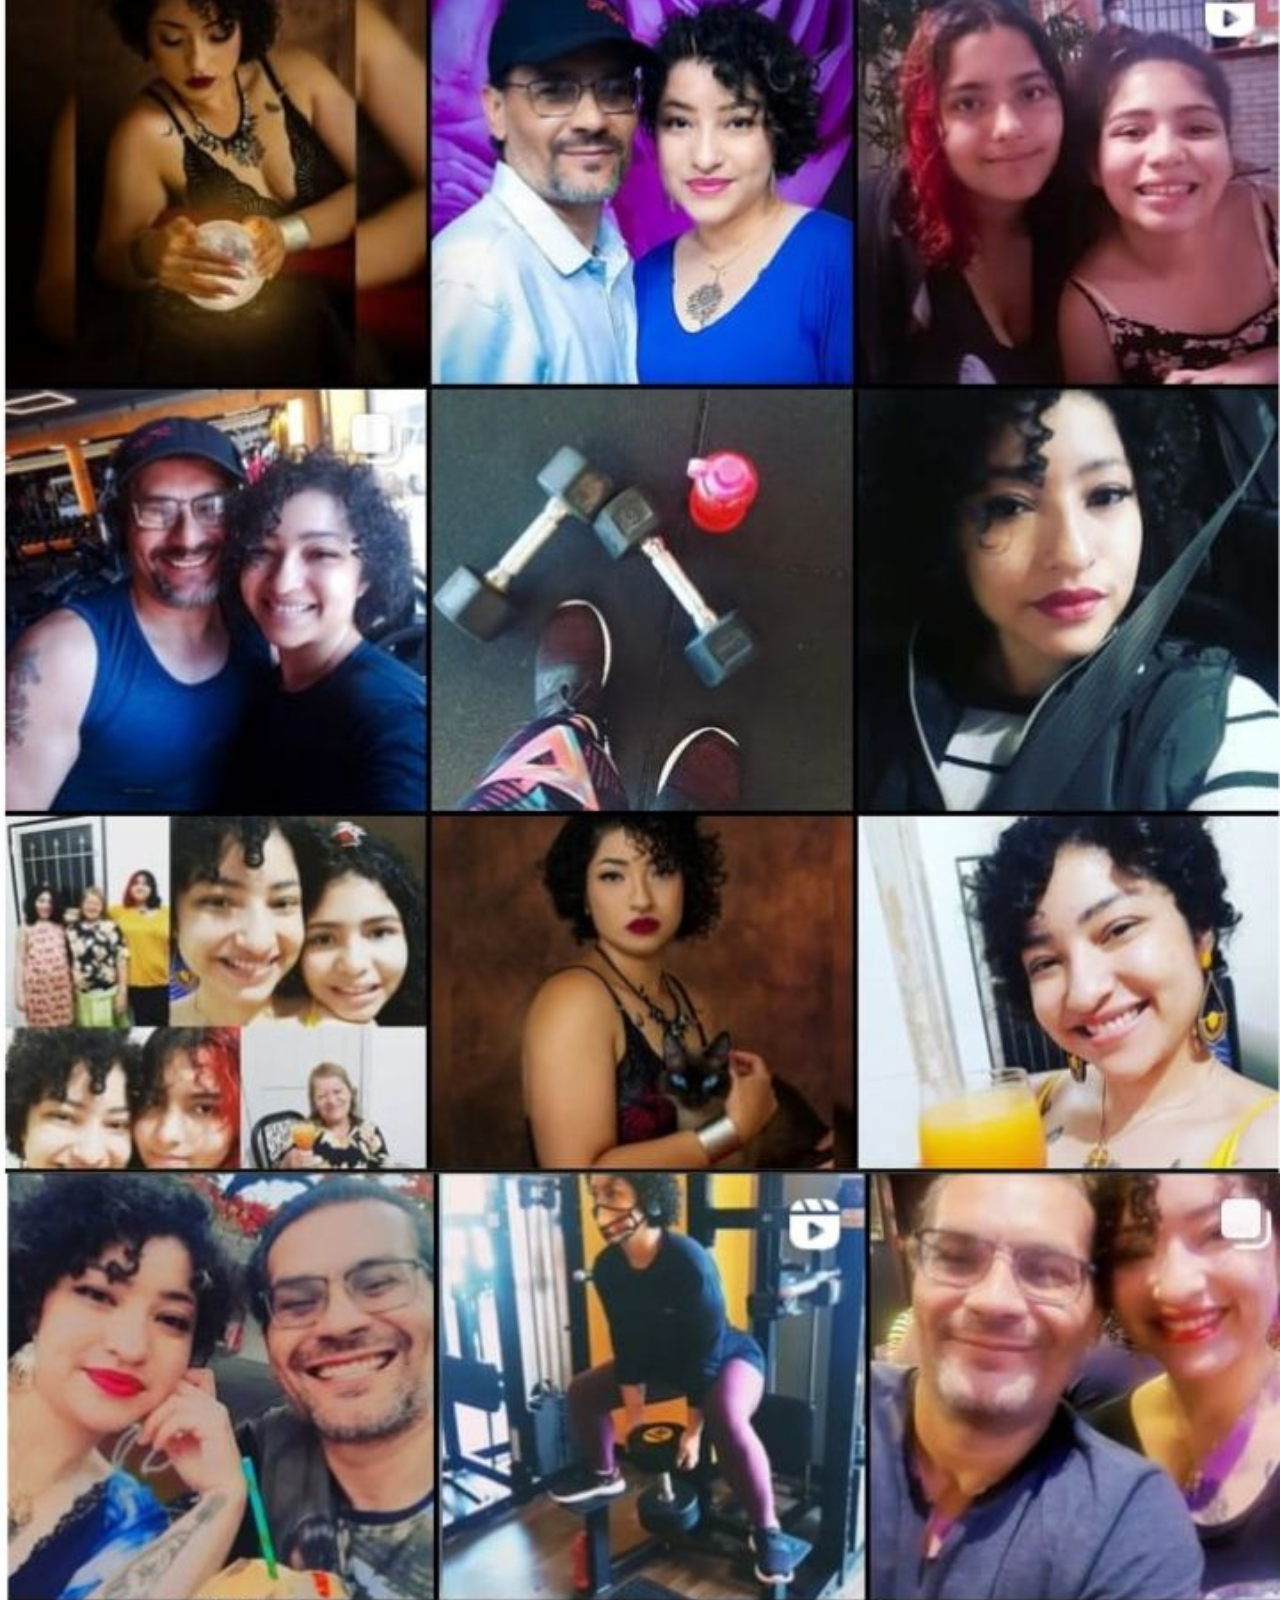
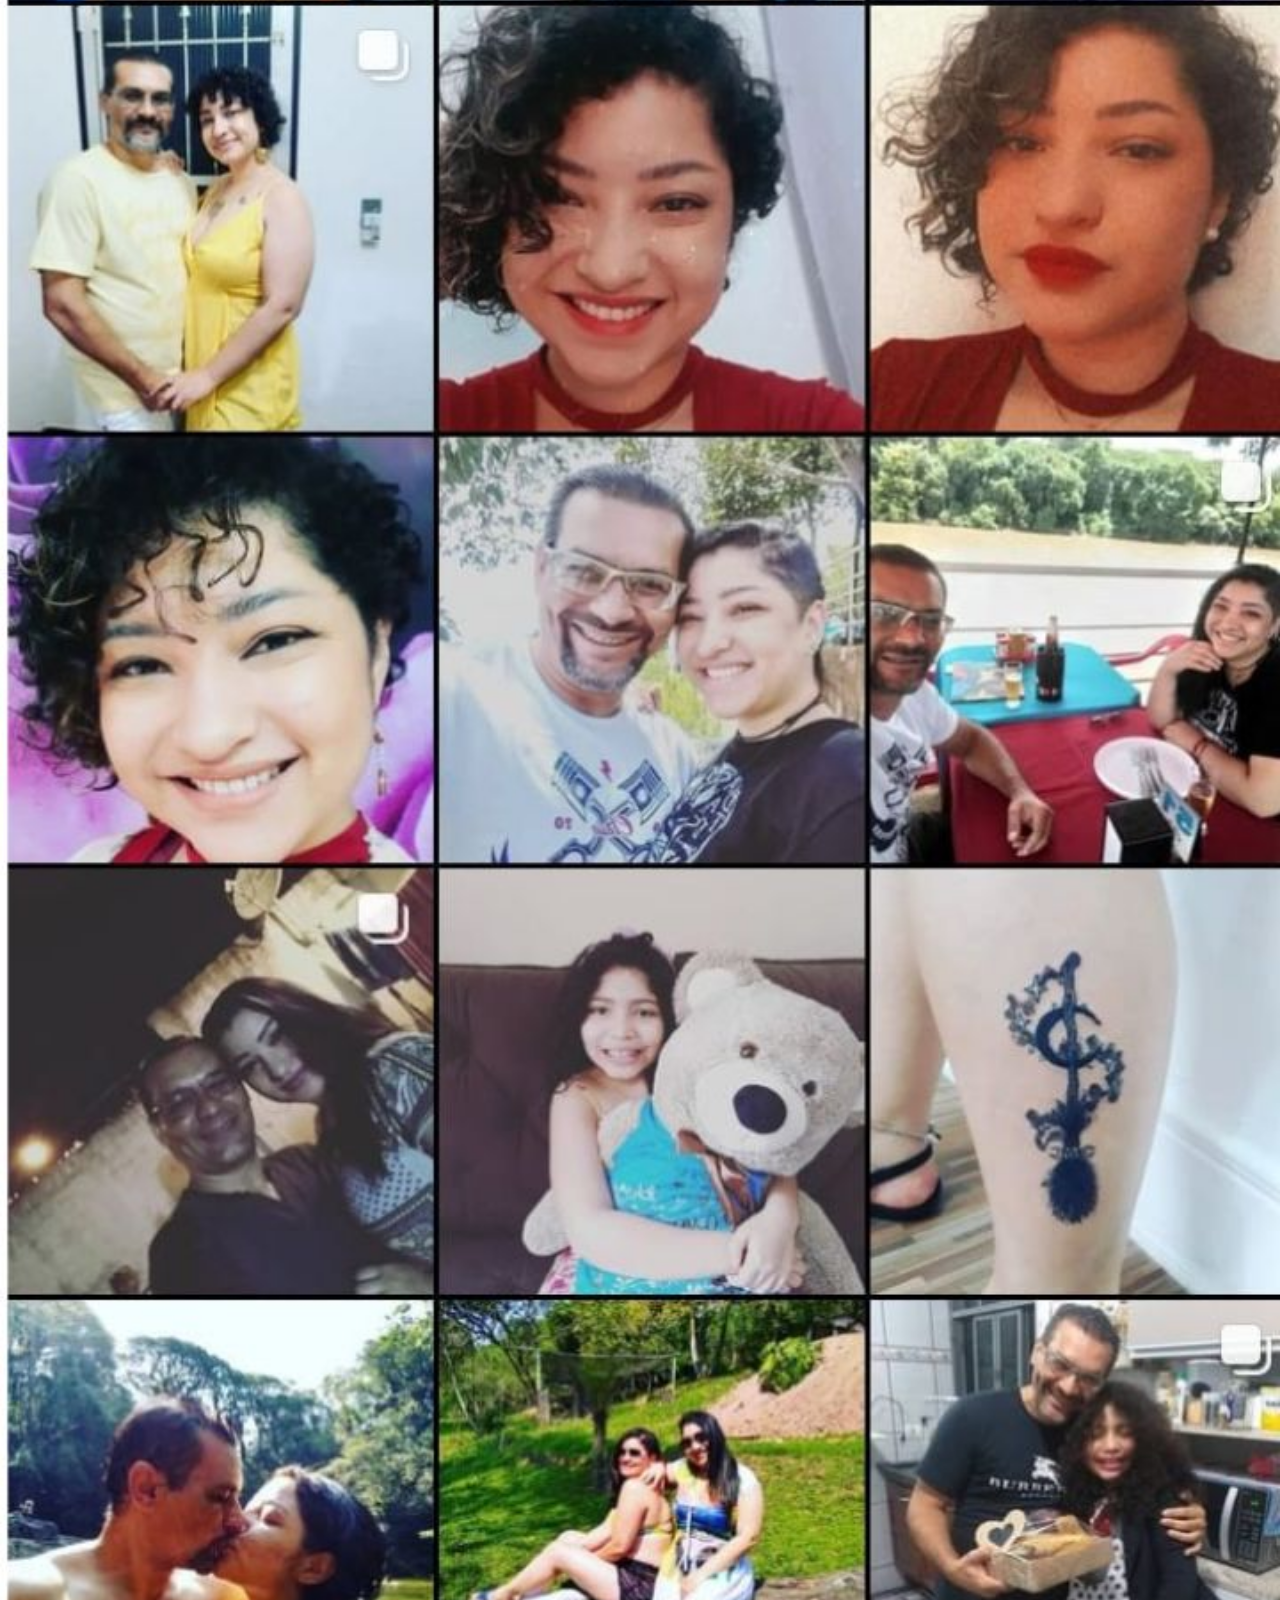
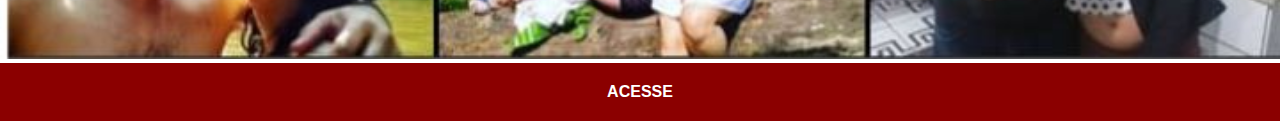
<file: instagram.html>
<!DOCTYPE html>
<html lang="pt-br">
<head>
    <meta charset="UTF-8">
    <meta name="viewport" content="width=device-width, initial-scale=1.0">
    <title>Instagram</title>
    <link rel="stylesheet" href="estilos/social.css">
</head>
<body>
    <img src="imagens/instagram-may.jpg" alt="Instagram">
    <a href="https://www.instagram.com/ayananahid/" target="_blank">ACESSE</a>
</body>
</html>
</file>
<file: estilos/style.css>
@charset "UTF-8";

* {
    margin: 0px;
    padding: 0px;
    font-family: Arial, Helvetica, sans-serif;
}
html, body{
    height: 100vh;
    width: 100vw;
    background-color: black;
}
body{
    background: url(../imagens/fundo-madeira.jpg) no-repeat top center;
    background-size: cover;
    background-attachment: fixed;
    
    
}
main{
    height: 100vh;
    position: relative;
    
}

section#telefone{
    width: 272px;
    height: 550px;
    position: absolute;
    top: 50%;
    left: 50%;
    transform: translate(-50%, -50%);
    background:url(../imagens/frame-iphone-mm.png) no-repeat;

}
iframe#tela{
    position: relative;
    top: 71px;
    left: 20px;
    width: 232px;
    height: 411px;
}
section#redes-sociais{
    text-align: right;
}
section#redes-sociais > a > img{
    width: 50px;
    margin: 10px;
    border-radius: 50%;
    box-shadow: 2px 2px 5px rgba(0, 0, 0, 0.349);
    box-sizing: border-box;

}
section#redes-sociais img:hover{
    border: 2px solid rgba(255, 255, 255, 0.39);
    transform: translate(-3px, -3px);
    box-shadow: 5px 5px 10px rgba(0, 0, 0, 0.623);
    transition: transform .5s, border 1s
    
}
</file>
<file: estilos/social.css>
@charset "UTF-8";

*{
    padding: 0px;
    margin: 0px;
    font-family: Arial, Helvetica, sans-serif;
}
::-webkit-scrollbar{
    width: 0px;
    height: 0px;
}
img{
    width: 100vw;
}
a{
    display: block;
    background-color: darkred;
    color: white;
    padding: 20px;
    text-align: center;
    font-weight: bolder;
    text-decoration: none;
}
a:hover{
    background-color: red;
}
</file>
